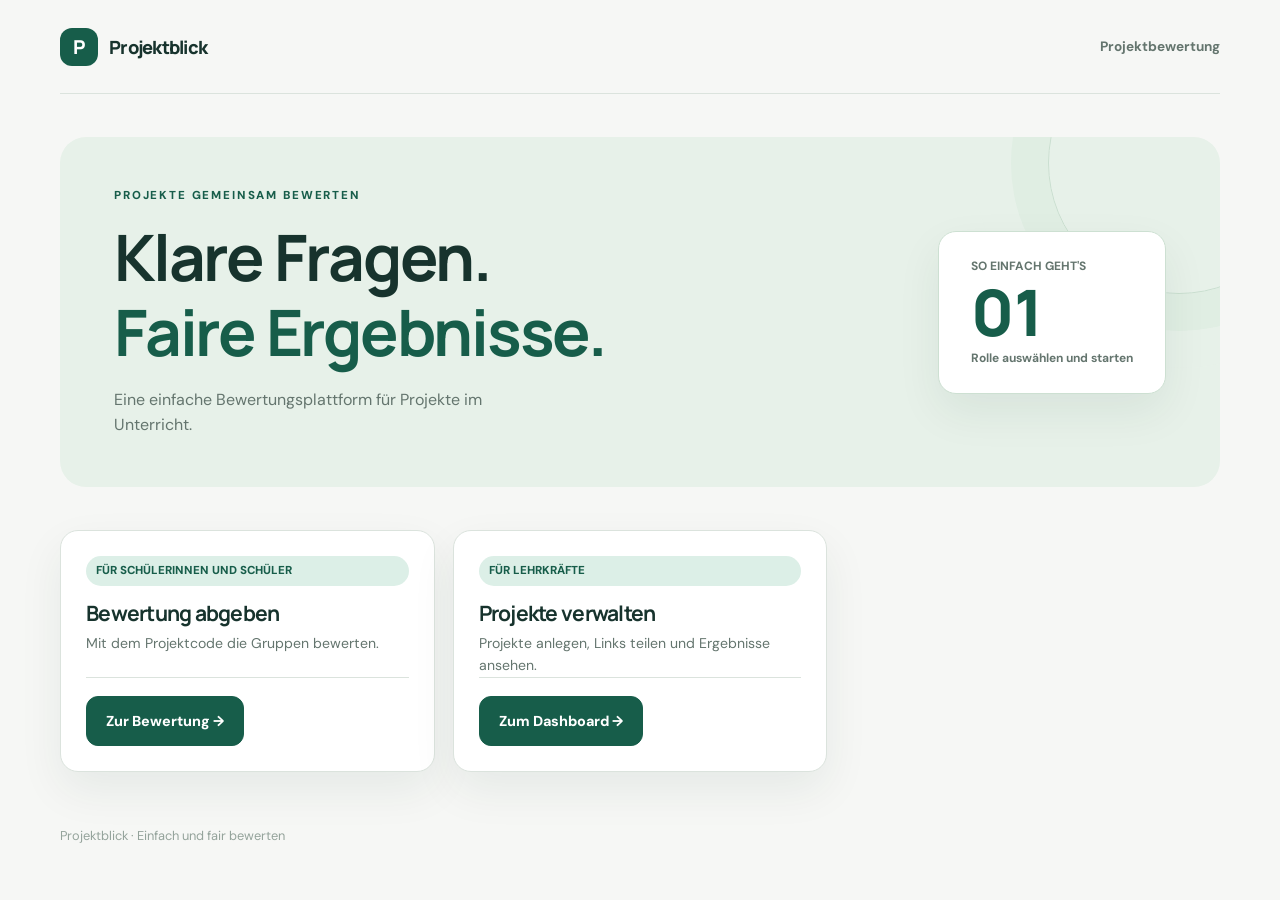
<file: index.html>
<!doctype html>
<html lang="de">
<head>
  <meta charset="utf-8"><meta name="viewport" content="width=device-width, initial-scale=1">
  <meta name="theme-color" content="#f6f7f5">
  <title>Projektblick · Projekte gemeinsam bewerten</title>
  <link rel="stylesheet" href="style.css">
</head>
<body>
  <header class="site-header wrap"><a class="brand" href="index.html"><span class="brand-mark">P</span><span>Projektblick</span></a><span class="header-note">Projektbewertung</span></header>
  <main class="wrap">
    <div class="hero"><div><div class="eyebrow">PROJEKTE GEMEINSAM BEWERTEN</div><h1>Klare Fragen.<br><em>Faire Ergebnisse.</em></h1><p>Eine einfache Bewertungsplattform für Projekte im Unterricht.</p></div><div class="hero-tile"><span>SO EINFACH GEHT'S</span><strong>01</strong><span>Rolle auswählen und starten</span></div></div>
    <div class="project-grid">
      <article class="project-card"><span class="badge">FÜR SCHÜLERINNEN UND SCHÜLER</span><h3>Bewertung abgeben</h3><p>Mit dem Projektcode die Gruppen bewerten.</p><div class="project-card-footer"><a class="button" href="student.html">Zur Bewertung →</a></div></article>
      <article class="project-card"><span class="badge">FÜR LEHRKRÄFTE</span><h3>Projekte verwalten</h3><p>Projekte anlegen, Links teilen und Ergebnisse ansehen.</p><div class="project-card-footer"><a class="button" href="teacher.html">Zum Dashboard →</a></div></article>
    </div>
  </main>
  <footer class="wrap footer">Projektblick · Einfach und fair bewerten</footer>
</body>
</html>
</file>
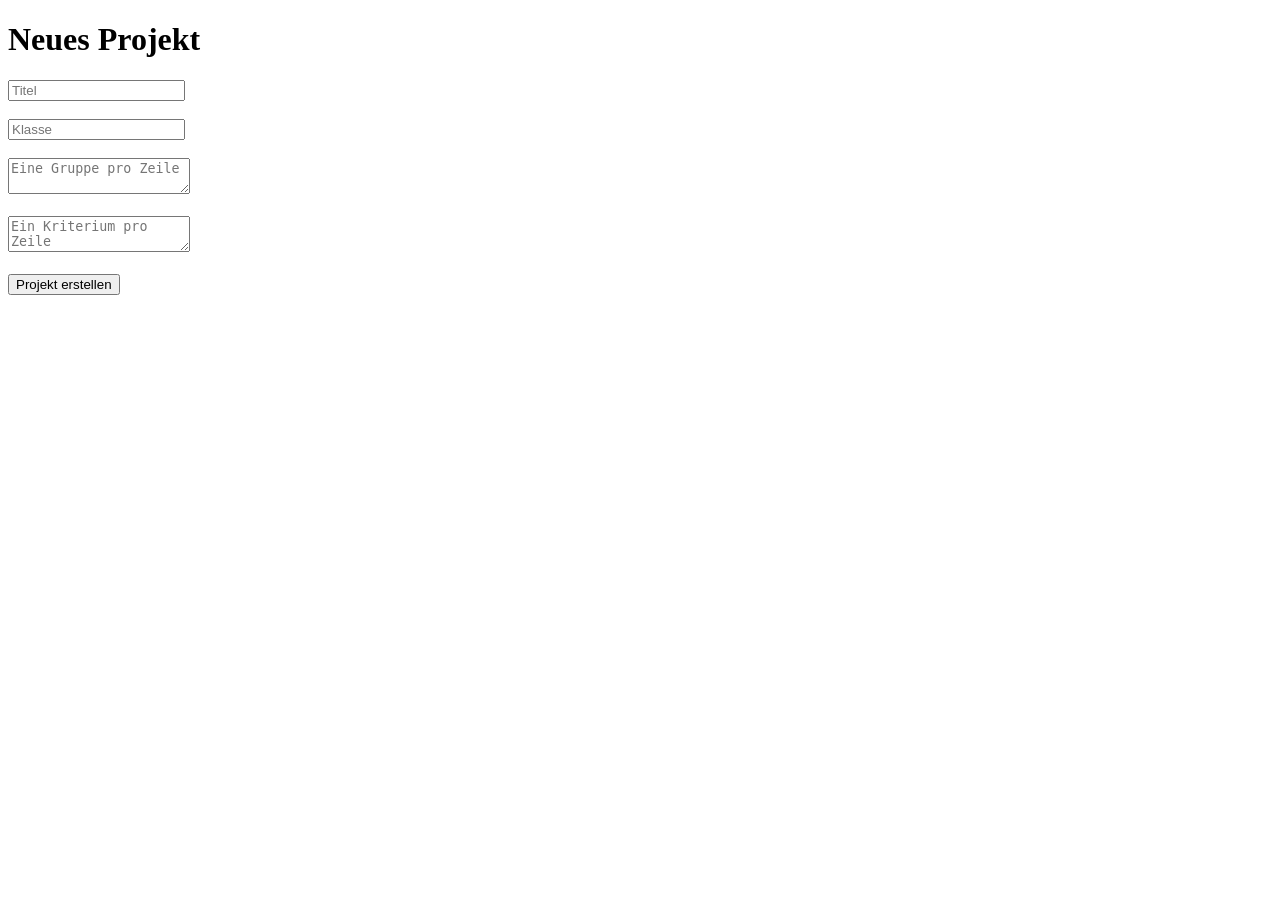
<file: Admin.html>
<!DOCTYPE html>
<html lang="de">
<head>
<meta charset="UTF-8">
<meta name="viewport" content="width=device-width, initial-scale=1.0">
<title>Projekt erstellen</title>
</head>
<body>

<h1>Neues Projekt</h1>

<input id="titel" placeholder="Titel"><br><br>

<input id="klasse" placeholder="Klasse"><br><br>

<textarea id="gruppen" placeholder="Eine Gruppe pro Zeile"></textarea><br><br>

<textarea id="kriterien" placeholder="Ein Kriterium pro Zeile"></textarea><br><br>

<button onclick="erstellen()">Projekt erstellen</button>

<div id="ergebnis"></div>

<script>

const API =
"https://script.google.com/macros/s/AKfycbxeoaj9MlKorhn9-VqiUM3JgK1KwJMWcMv4J9ZPN7vhDAhOqF0_rQNB82e6zZ5aD30e/exec";

async function erstellen() {

  const daten = {
    action: "createProject",
    titel: document.getElementById("titel").value,
    klasse: document.getElementById("klasse").value,
    gruppen: document.getElementById("gruppen").value
      .split("\n")
      .filter(x => x.trim() !== ""),
    kriterien: document.getElementById("kriterien").value
      .split("\n")
      .filter(x => x.trim() !== "")
  };

  const response = await fetch(API,{
    method:"POST",
    body:JSON.stringify(daten)
  });

  const result = await response.json();

  document.getElementById("ergebnis").innerHTML =
    "<h2>Code: " + result.code + "</h2>";
}

</script>

</body>
</html>
</file>
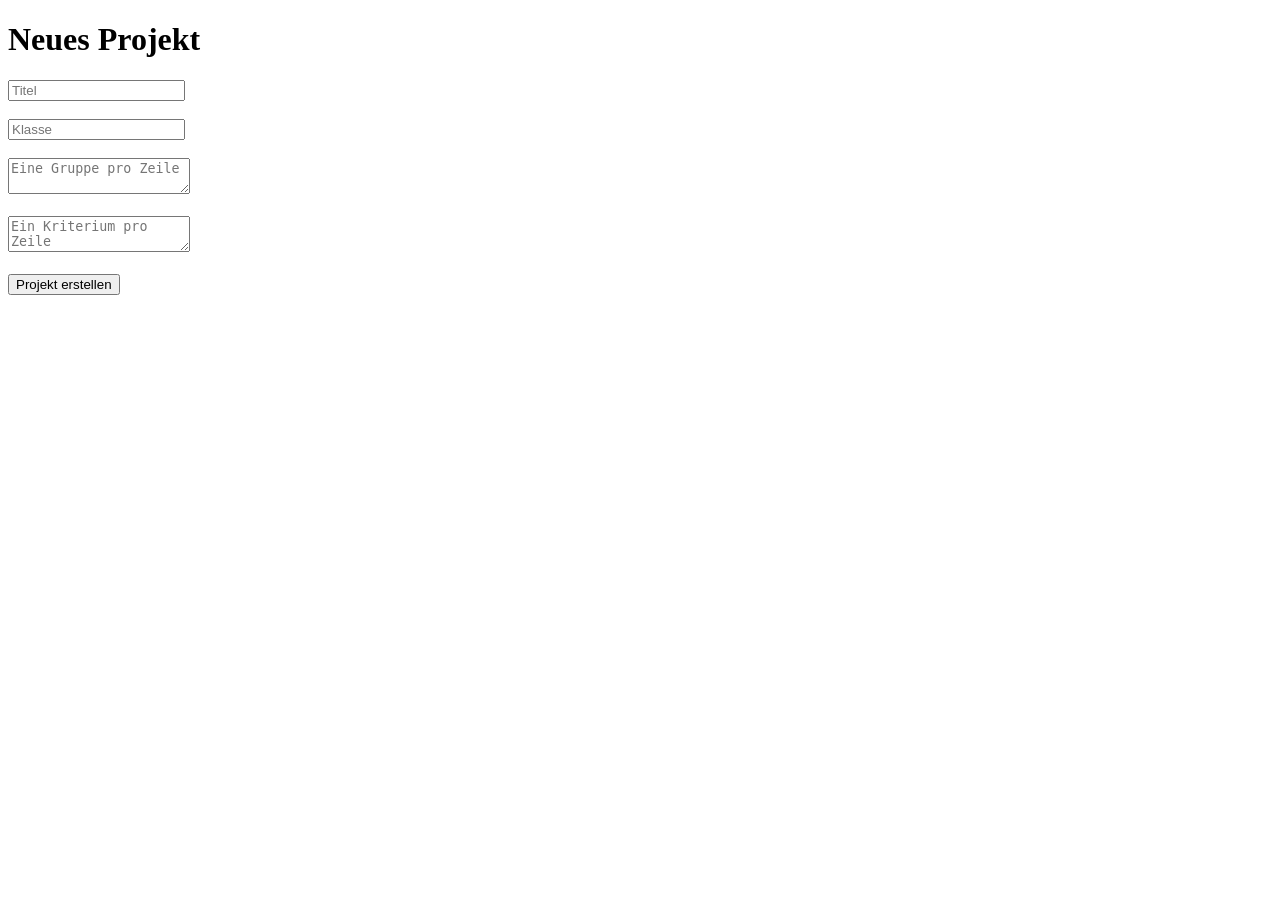
<file: admin.html>
<!DOCTYPE html>
<html lang="de">
<head>
<meta charset="UTF-8">
<meta name="viewport" content="width=device-width, initial-scale=1.0">
<title>Projekt erstellen</title>
</head>
<body>

<h1>Neues Projekt</h1>

<input id="titel" placeholder="Titel"><br><br>

<input id="klasse" placeholder="Klasse"><br><br>

<textarea id="gruppen" placeholder="Eine Gruppe pro Zeile"></textarea><br><br>

<textarea id="kriterien" placeholder="Ein Kriterium pro Zeile"></textarea><br><br>

<button onclick="erstellen()">Projekt erstellen</button>

<div id="ergebnis"></div>

<script>

const API =
"https://script.google.com/macros/s/AKfycbxeoaj9MlKorhn9-VqiUM3JgK1KwJMWcMv4J9ZPN7vhDAhOqF0_rQNB82e6zZ5aD30e/exec";

async function erstellen() {

  const daten = {
    action: "createProject",
    titel: document.getElementById("titel").value,
    klasse: document.getElementById("klasse").value,
    gruppen: document.getElementById("gruppen").value
      .split("\n")
      .filter(x => x.trim() !== ""),
    kriterien: document.getElementById("kriterien").value
      .split("\n")
      .filter(x => x.trim() !== "")
  };

  const response = await fetch(API,{
    method:"POST",
    body:JSON.stringify(daten)
  });

  const result = await response.json();

  document.getElementById("ergebnis").innerHTML =
    "<h2>Code: " + result.code + "</h2>";
}

</script>

</body>
</html>
</file>
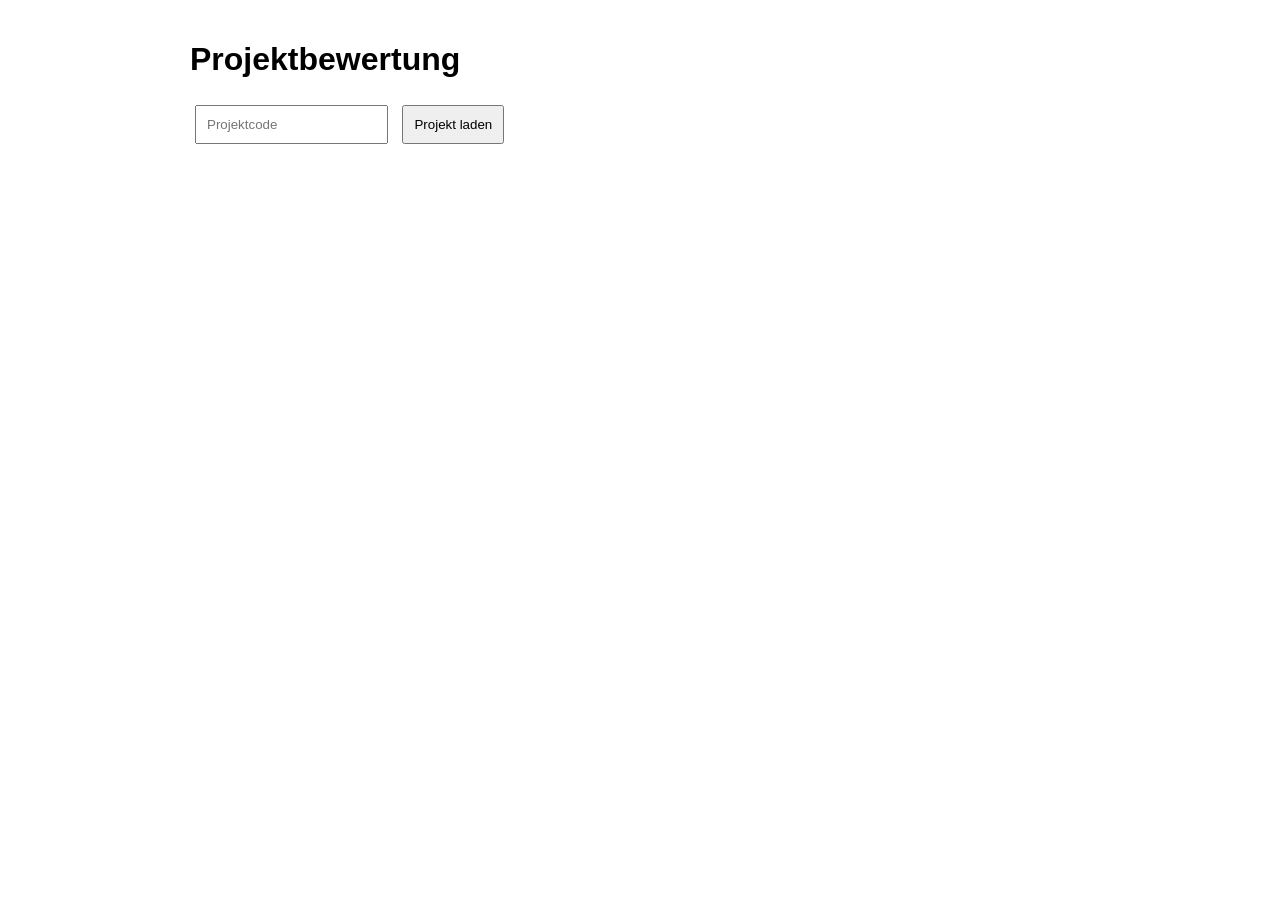
<file: Schüler.html>
<!DOCTYPE html>
<html lang="de">
<head>
<meta charset="UTF-8">
<meta name="viewport" content="width=device-width, initial-scale=1.0">
<title>Bewertung</title>

<style>
body{
    font-family:Arial,sans-serif;
    max-width:900px;
    margin:auto;
    padding:20px;
}

input,button{
    padding:10px;
    margin:5px;
}

.gruppe{
    border:1px solid #ddd;
    padding:15px;
    margin-top:15px;
    border-radius:10px;
}
</style>

</head>
<body>

<h1>Projektbewertung</h1>

<div id="start">

    <input id="code" placeholder="Projektcode">

    <button onclick="laden()">
        Projekt laden
    </button>

</div>

<div id="projekt"></div>

<script>

const API =
"https://script.google.com/macros/s/AKfycbxeoaj9MlKorhn9-VqiUM3JgK1KwJMWcMv4J9ZPN7vhDAhOqF0_rQNB82e6zZ5aD30e/exec";

let aktuellesProjekt = null;

async function laden(){

    const response = await fetch(API,{
        method:"POST",
        body:JSON.stringify({
            action:"getProject",
            code:document.getElementById("code").value
        })
    });

    const projekt = await response.json();

    aktuellesProjekt = projekt;

    anzeigen(projekt);
}

function anzeigen(projekt){

    let html = `
        <h2>${projekt.titel}</h2>
        <p>Klasse: ${projekt.klasse}</p>

        <input id="schueler"
               placeholder="Dein Name">

        <hr>
    `;

    projekt.gruppen.forEach(gruppe=>{

        html += `<div class="gruppe">`;

        html += `<h3>${gruppe}</h3>`;

        projekt.kriterien.forEach(kriterium=>{

            html += `
                <label>
                    ${kriterium}
                </label>

                <input
                    type="number"
                    min="1"
                    max="10"
                    id="${gruppe}_${kriterium}"
                >

                <br><br>
            `;
        });

        html += `</div>`;
    });

    html += `
        <button onclick="absenden()">
            Bewertung absenden
        </button>
    `;

    document.getElementById("projekt").innerHTML = html;
}

async function absenden(){

    const bewertung = {};

    aktuellesProjekt.gruppen.forEach(gruppe=>{

        bewertung[gruppe] = {};

        aktuellesProjekt.kriterien.forEach(kriterium=>{

            bewertung[gruppe][kriterium] =
                document.getElementById(
                    gruppe + "_" + kriterium
                ).value;
        });
    });

    await fetch(API,{
        method:"POST",
        body:JSON.stringify({
            projektCode: aktuellesProjekt.code,
            schueler:
                document.getElementById("schueler").value,
            bewertung: bewertung
        })
    });

    alert("Bewertung gespeichert");
}

const params = new URLSearchParams(window.location.search);
const codeAusUrl = params.get("code");

if(codeAusUrl){
    document.getElementById("code").value = codeAusUrl;
    laden();
}

</script>

</body>
</html>
</file>
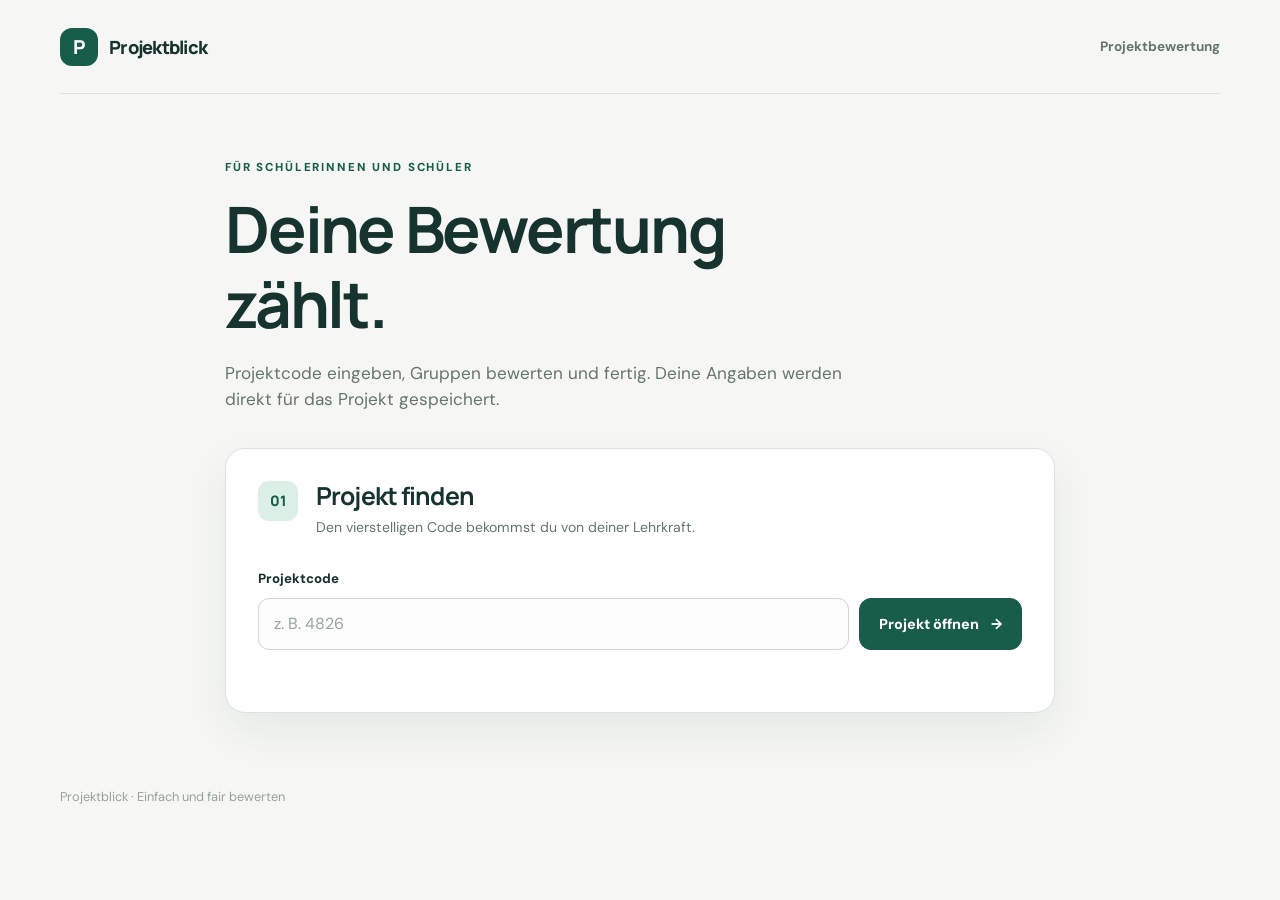
<file: student.html>
<!doctype html>
<html lang="de">
<head>
  <meta charset="utf-8"><meta name="viewport" content="width=device-width, initial-scale=1">
  <meta name="theme-color" content="#f6f7f5">
  <title>Bewertung abgeben · Projektblick</title>
  <link rel="stylesheet" href="style.css">
  <script src="config.js" defer></script><script src="student.js" defer></script>
</head>
<body>
  <header class="site-header wrap"><a class="brand" href="student.html"><span class="brand-mark">P</span><span>Projektblick</span></a><span class="header-note">Projektbewertung</span></header>
  <main class="wrap student-layout">
    <div class="intro"><div class="eyebrow">FÜR SCHÜLERINNEN UND SCHÜLER</div><h1>Deine Bewertung zählt.</h1><p>Projektcode eingeben, Gruppen bewerten und fertig. Deine Angaben werden direkt für das Projekt gespeichert.</p></div>
    <section class="panel" id="lookup-panel" aria-labelledby="lookup-title">
      <div class="section-heading"><span class="step">01</span><div><h2 id="lookup-title">Projekt finden</h2><p>Den vierstelligen Code bekommst du von deiner Lehrkraft.</p></div></div>
      <form id="lookup-form"><label for="project-code">Projektcode</label><div class="input-action"><input id="project-code" inputmode="numeric" pattern="[0-9]{4}" maxlength="4" autocomplete="off" placeholder="z. B. 4826" required><button type="submit" id="lookup-button" class="button">Projekt öffnen <span aria-hidden="true">→</span></button></div></form>
      <p class="message" id="lookup-message" role="status" aria-live="polite"></p>
    </section>
    <section class="panel hidden" id="rating-panel" aria-labelledby="rating-title">
      <div class="section-heading"><span class="step">02</span><div><div class="eyebrow" id="project-class"></div><h2 id="rating-title"></h2><p>Bewerte jede Gruppe von 0 bis 10 Punkten pro Kriterium.</p></div></div>
      <form id="rating-form"><label for="student-name">Dein Name</label><input id="student-name" maxlength="80" autocomplete="name" placeholder="Vor- und Nachname" required><div id="rating-groups"></div><p class="message" id="rating-message" role="status" aria-live="polite"></p><div class="form-footer"><p>0 = trifft nicht zu · 10 = trifft vollständig zu</p><button class="button" type="submit" id="submit-button">Bewertung absenden <span aria-hidden="true">→</span></button></div></form>
    </section>
    <section class="panel success-panel hidden" id="success-panel" aria-live="polite"><div class="success-icon">✓</div><h2>Danke für deine Bewertung!</h2><p>Deine Antworten wurden gespeichert.</p><a class="button button-secondary" href="student.html">Weiteres Projekt bewerten</a></section>
  </main>
  <footer class="wrap footer">Projektblick · Einfach und fair bewerten</footer>
</body>
</html>
</file>
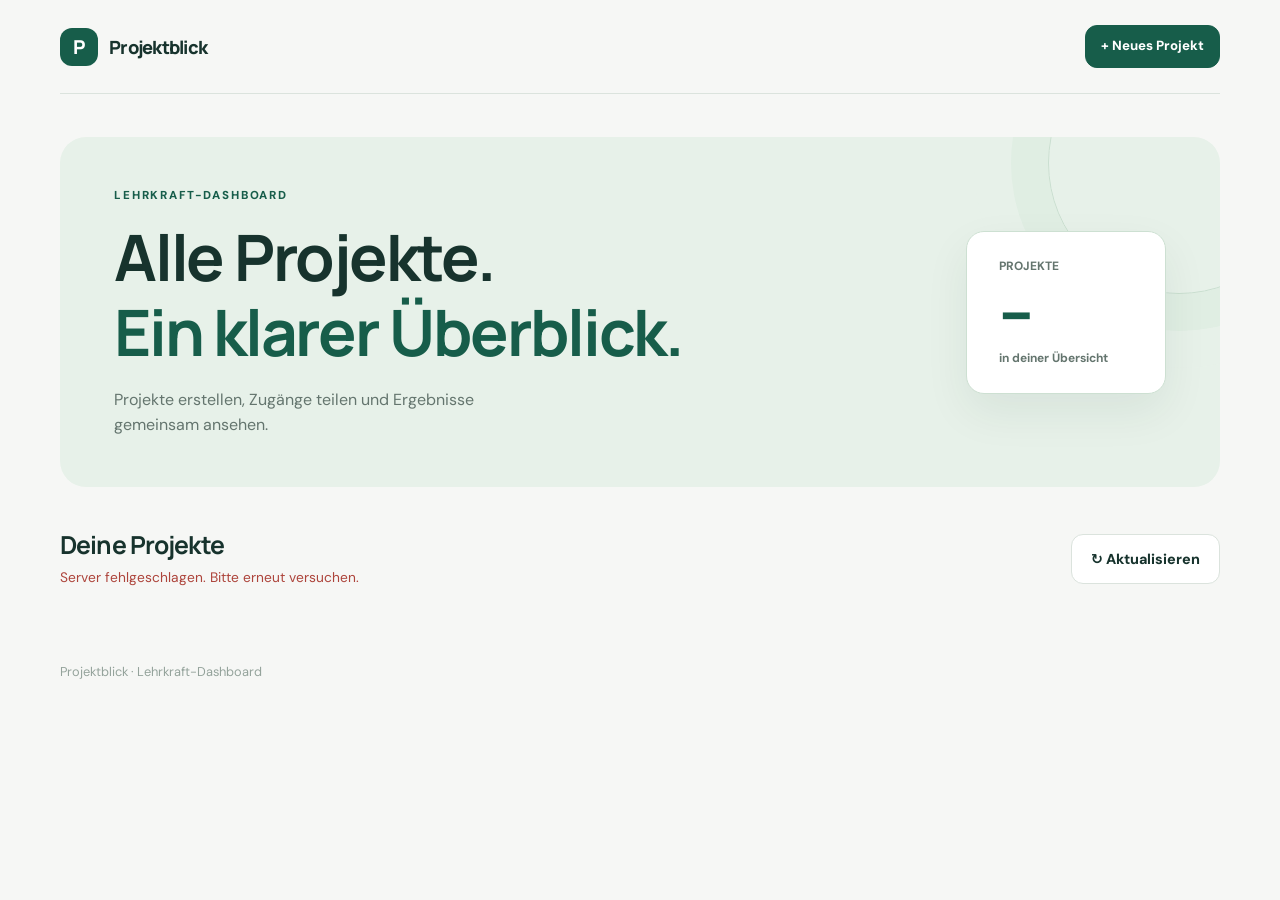
<file: teacher.html>
<!doctype html>
<html lang="de">
<head>
  <meta charset="utf-8"><meta name="viewport" content="width=device-width, initial-scale=1">
  <meta name="theme-color" content="#f6f7f5">
  <title>Lehrkraft-Dashboard · Projektblick</title>
  <link rel="stylesheet" href="style.css">
  <script src="config.js" defer></script><script src="vendor/qrcode.min.js" defer></script><script src="teacher.js" defer></script>
</head>
<body>
  <header class="site-header wrap"><a class="brand" href="teacher.html"><span class="brand-mark">P</span><span>Projektblick</span></a><nav class="header-nav"><button id="new-project-top" class="button button-small">+ Neues Projekt</button></nav></header>
  <main class="wrap">
    <section id="dashboard-view">
      <div class="hero"><div><div class="eyebrow">LEHRKRAFT-DASHBOARD</div><h1>Alle Projekte.<br><em>Ein klarer Überblick.</em></h1><p>Projekte erstellen, Zugänge teilen und Ergebnisse gemeinsam ansehen.</p></div><div class="hero-tile"><span>PROJEKTE</span><strong id="project-count">–</strong><span>in deiner Übersicht</span></div></div>
      <div class="toolbar"><div><h2>Deine Projekte</h2><p id="dashboard-status" role="status" aria-live="polite">Projekte werden geladen …</p></div><button id="refresh-button" class="button button-secondary">↻ Aktualisieren</button></div>
      <div id="project-grid" class="project-grid"></div>
    </section>
    <section id="create-view" class="hidden">
      <button class="text-button back-button" data-view="dashboard">← Zur Übersicht</button>
      <div class="page-heading"><div class="eyebrow">NEUES PROJEKT</div><h1>Was wird bewertet?</h1><p>Lege Gruppen und Kriterien fest. Danach erhältst du einen Projektcode und einen Link.</p></div>
      <form id="create-form" class="panel form-panel">
        <div class="field-grid"><div><label for="project-title">Projekttitel</label><input id="project-title" maxlength="100" placeholder="z. B. Nachhaltige Stadt" required></div><div><label for="project-class">Klasse</label><input id="project-class" maxlength="40" placeholder="z. B. 8b" required></div></div>
        <div class="list-section"><div class="list-heading"><div><h2>Gruppen</h2><p>Wen sollen die Schülerinnen und Schüler bewerten?</p></div><button id="add-group" type="button" class="button button-secondary button-small">+ Gruppe</button></div><div id="group-fields" class="dynamic-fields"></div></div>
        <div class="list-section"><div class="list-heading"><div><h2>Kriterien</h2><p>Was zählt bei der Bewertung?</p></div><button id="add-criterion" type="button" class="button button-secondary button-small">+ Kriterium</button></div><div id="criterion-fields" class="dynamic-fields"></div></div>
        <p class="message" id="create-message" role="status" aria-live="polite"></p>
        <div class="form-footer"><button type="button" class="button button-secondary" data-view="dashboard">Abbrechen</button><button type="submit" class="button" id="create-button">Projekt erstellen →</button></div>
      </form>
    </section>
    <section id="detail-view" class="hidden">
      <button class="text-button back-button" data-view="dashboard">← Zur Übersicht</button>
      <div class="detail-top"><div><div class="eyebrow" id="detail-class"></div><h1 id="detail-title"></h1><p>Projektcode <strong id="detail-code"></strong></p></div><div class="detail-actions"><button id="copy-detail-link" class="button button-secondary">Link kopieren</button><button id="qr-detail-link" class="button button-secondary">QR-Code</button><button id="present-button" class="button">Ergebnisse zeigen →</button></div></div>
      <div class="metrics"><div class="metric"><span>Bewertungen</span><strong id="rating-count">0</strong></div><div class="metric"><span>Gruppen</span><strong id="group-count">0</strong></div><div class="metric"><span>Kriterien</span><strong id="criterion-count">0</strong></div></div>
      <div class="panel"><div class="list-heading"><div><h2>Abgegebene Bewertungen</h2><p>Wähle einen Namen, um die Einzelwerte zu sehen.</p></div><button id="refresh-detail" class="button button-secondary button-small">↻ Aktualisieren</button></div><p class="message" id="detail-message" role="status" aria-live="polite"></p><div class="table-scroll"><table><thead><tr><th>Name</th><th>Zeitpunkt</th><th>Aktionen</th></tr></thead><tbody id="rating-rows"></tbody></table></div></div>
      <button id="delete-project" class="text-button danger-link">Projekt und alle Bewertungen löschen</button>
    </section>
    <section id="presentation-view" class="hidden"><button class="text-button back-button" data-view="detail">← Projektdetails</button><div class="page-heading"><div class="eyebrow" id="presentation-class"></div><h1 id="presentation-title"></h1><p>Vergleiche die Ergebnisse und wähle eine Gruppe für die Einzelheiten.</p></div><div id="presentation-content"></div></section>
  </main>
  <dialog id="app-dialog"><div class="dialog-content"><button id="dialog-close" class="dialog-close" aria-label="Schließen">×</button><div class="eyebrow" id="dialog-kicker"></div><h2 id="dialog-title"></h2><div id="dialog-body"></div><div id="dialog-actions" class="dialog-actions"></div></div></dialog>
  <div id="toast" class="toast" role="status" aria-live="polite"></div>
  <footer class="wrap footer">Projektblick · Lehrkraft-Dashboard</footer>
</body>
</html>
</file>
<file: style.css>
@import url('https://fonts.googleapis.com/css2?family=DM+Sans:wght@400;500;600;700&family=Manrope:wght@400;500;600;700;800&display=swap');
:root{--ink:#17332d;--muted:#64756e;--line:#dbe3dd;--paper:#f6f7f5;--white:#fff;--green:#175d4a;--green-dark:#0d4838;--mint:#dcefe7;--orange:#f0a46c;--red:#ad443b;--shadow:0 18px 45px rgba(21,57,46,.07)}
*{box-sizing:border-box}html{scroll-behavior:smooth}body{margin:0;background:var(--paper);color:var(--ink);font:16px/1.55 'DM Sans',system-ui,sans-serif}button,input{font:inherit}button{cursor:pointer}a{color:inherit}h1,h2,h3,p{margin-top:0}h1,h2,h3{font-family:Manrope,system-ui,sans-serif;line-height:1.18;letter-spacing:-.035em}h1{font-size:clamp(2.4rem,5vw,4.7rem);margin-bottom:18px}h2{font-size:1.55rem;margin-bottom:7px}h3{font-size:1.15rem;margin-bottom:5px}p{color:var(--muted)}.wrap{width:min(1160px,calc(100% - 40px));margin-inline:auto}.hidden{display:none!important}.eyebrow{font-size:.72rem;font-weight:800;letter-spacing:.16em;color:var(--green);margin-bottom:14px}.site-header{height:94px;display:flex;align-items:center;justify-content:space-between;border-bottom:1px solid var(--line)}.brand{display:inline-flex;align-items:center;gap:11px;text-decoration:none;font:800 1.14rem Manrope,sans-serif;letter-spacing:-.04em}.brand-mark{display:grid;place-items:center;width:38px;height:38px;border-radius:12px;background:var(--green);color:#fff;font-size:1.2rem}.header-nav{display:flex;align-items:center;gap:26px}.header-nav>a{text-decoration:none;color:var(--muted);font-size:.9rem;font-weight:700}.header-nav>a:hover,.text-button:hover{color:var(--green)}.header-note{font-size:.85rem;color:var(--muted);font-weight:700}.button{border:1px solid var(--green);background:var(--green);color:#fff;border-radius:12px;padding:13px 19px;font-size:.9rem;font-weight:800;display:inline-flex;gap:12px;align-items:center;justify-content:center;text-decoration:none;white-space:nowrap;transition:.18s ease}.button:hover{background:var(--green-dark);transform:translateY(-1px)}.button:disabled{cursor:wait;opacity:.55;transform:none}.button-secondary{background:var(--white);border-color:var(--line);color:var(--ink)}.button-secondary:hover{background:var(--mint)}.button-small{padding:10px 15px;font-size:.83rem}.button-danger{background:var(--red);border-color:var(--red)}.button-danger:hover{background:#8c3028}.text-button{border:0;background:none;padding:0;color:var(--muted);font-weight:800}.back-button{margin:35px 0 31px}.danger-link{color:var(--red);margin:22px 0}.panel{background:var(--white);border:1px solid var(--line);border-radius:20px;padding:32px;box-shadow:var(--shadow)}.footer{padding:54px 0 28px;font-size:.8rem;color:#94a39b}.hero{min-height:315px;margin:43px 0 43px;padding:50px 54px;background:#e7f1e9;border-radius:26px;display:flex;align-items:center;justify-content:space-between;gap:35px;overflow:hidden;position:relative}.hero:before{content:"";position:absolute;width:260px;height:260px;border:1px solid #cadfd0;border-radius:50%;right:-90px;top:-105px;box-shadow:0 0 0 37px #e0eee3,0 0 0 74px #e7f1e9}.hero>*{position:relative}.hero h1{margin-bottom:18px}.hero em{font-style:normal;color:var(--green)}.hero p{max-width:430px;margin:0}.hero-tile{background:var(--white);border:1px solid #cde0d2;border-radius:18px;padding:25px 32px;min-width:200px;box-shadow:var(--shadow);display:flex;flex-direction:column;gap:5px}.hero-tile span{font-size:.75rem;color:var(--muted);font-weight:700}.hero-tile strong{font:800 4rem/1 Manrope,sans-serif;color:var(--green)}.toolbar,.list-heading,.form-footer,.detail-top{display:flex;justify-content:space-between;align-items:center;gap:18px}.toolbar{margin-bottom:20px}.toolbar p,.list-heading p{margin:0;font-size:.86rem}.project-grid{display:grid;grid-template-columns:repeat(auto-fill,minmax(280px,1fr));gap:18px}.project-card{background:#fff;border:1px solid var(--line);border-radius:18px;padding:25px;box-shadow:var(--shadow);display:flex;flex-direction:column;min-height:230px}.project-card h3{font-size:1.32rem;margin:15px 0 7px}.project-card p{font-size:.88rem;margin:0}.project-card-footer{display:flex;justify-content:space-between;align-items:center;gap:12px;border-top:1px solid var(--line);margin-top:auto;padding-top:18px}.badge{font-size:.72rem;font-weight:800;color:var(--green);background:var(--mint);border-radius:100px;padding:6px 10px;display:inline-block}.code{font:800 .98rem Manrope,sans-serif;letter-spacing:.13em;color:var(--green)}.empty-state{grid-column:1/-1;text-align:center;padding:65px 25px;border:1px dashed #bdd1c3;border-radius:20px;background:#f9fbf9}.empty-state .symbol{font-size:2.6rem;color:var(--green)}.page-heading{margin:0 0 30px}.page-heading h1{margin-bottom:10px}.page-heading p{margin:0}.form-panel{max-width:860px}.field-grid{display:grid;grid-template-columns:2fr 1fr;gap:18px}label{display:block;font-size:.83rem;font-weight:800;margin:0 0 8px}input:not([type=range]){width:100%;background:#fbfcfb;border:1px solid #ccd9d0;color:var(--ink);border-radius:11px;padding:13px 15px;outline:none}input:focus-visible,button:focus-visible,a:focus-visible{outline:3px solid #9bcdb4;outline-offset:2px}input::placeholder{color:#96a69c}.list-section{padding-top:30px;margin-top:30px;border-top:1px solid var(--line)}.dynamic-fields{display:grid;gap:10px;margin-top:20px}.dynamic-row{display:flex;gap:10px}.icon-button{background:#f5f7f4;border:1px solid var(--line);border-radius:10px;min-width:47px;color:var(--muted);font-weight:800}.icon-button:hover{color:var(--red);background:#fff4f2}.form-footer{border-top:1px solid var(--line);padding-top:25px;margin-top:30px}.form-footer p{font-size:.78rem;margin:0}.message{min-height:1.2em;margin:13px 0 0;font-size:.87rem}.message.error{color:var(--red)}.message.ok{color:var(--green)}.detail-top{margin-bottom:26px;align-items:end}.detail-top h1{margin-bottom:8px}.detail-top p{margin-bottom:0}.detail-actions{display:flex;gap:9px}.metrics{display:grid;grid-template-columns:repeat(3,1fr);gap:15px;margin:25px 0}.metric{padding:21px 24px;background:#e7f1e9;border-radius:16px;display:flex;flex-direction:column}.metric span{font-size:.8rem;color:var(--muted);font-weight:700}.metric strong{font:800 2.3rem Manrope,sans-serif;color:var(--green)}.table-scroll{overflow:auto}table{border-collapse:collapse;width:100%;min-width:540px}th{text-align:left;font-size:.72rem;letter-spacing:.08em;text-transform:uppercase;color:var(--muted);padding:14px 8px;border-bottom:1px solid var(--line)}td{padding:16px 8px;border-bottom:1px solid var(--line);font-size:.9rem}td:last-child{text-align:right}.table-actions{display:flex;justify-content:flex-end;gap:10px}.table-actions button{border:0;background:none;color:var(--green);font-size:.85rem;font-weight:800}.table-actions button.danger{color:var(--red)}.student-layout{max-width:830px;padding-top:65px}.intro{max-width:620px;margin-bottom:35px}.intro p{font-size:1.07rem}.student-layout .panel{margin-bottom:20px}.section-heading{display:flex;gap:18px;align-items:start;margin-bottom:30px}.section-heading p{font-size:.88rem;margin:0}.section-heading .eyebrow{margin-bottom:7px}.step{display:grid;place-items:center;flex:none;background:var(--mint);color:var(--green);border-radius:11px;width:40px;height:40px;font:800 .9rem Manrope,sans-serif}.input-action{display:flex;gap:10px}.input-action input{flex:1}.rating-group{border-top:1px solid var(--line);padding:25px 0 3px;margin-top:26px}.rating-group h3{margin-bottom:18px}.rating-row{display:grid;grid-template-columns:minmax(135px,1fr) minmax(150px,2fr) 38px;gap:15px;align-items:center;margin:14px 0}.rating-row label{margin:0;font-weight:600}.rating-row output{text-align:right;font-weight:800;color:var(--green)}input[type=range]{width:100%;accent-color:var(--green)}.success-panel{text-align:center;padding:55px 30px!important}.success-icon{background:var(--mint);color:var(--green);width:62px;height:62px;display:grid;place-items:center;font-size:1.9rem;border-radius:50%;margin:0 auto 20px}.success-panel p{margin-bottom:25px}.ranking-grid{display:grid;grid-template-columns:1fr 1fr;gap:18px}.ranking-card,.chart-card{background:#fff;border:1px solid var(--line);border-radius:18px;padding:27px;box-shadow:var(--shadow)}.rank-row{display:flex;align-items:center;gap:12px;border-top:1px solid var(--line);padding:13px 0}.rank-row:first-of-type{border-top:0}.rank-row strong:last-child{margin-left:auto;color:var(--green)}.rank-number{color:var(--muted);font-size:.8rem;font-weight:800;width:25px}.bar-row{margin:16px 0}.bar-label{display:flex;justify-content:space-between;font-size:.84rem;margin-bottom:7px}.bar-track{height:10px;border-radius:20px;background:#e5eee8;overflow:hidden}.bar-fill{height:100%;border-radius:20px;background:var(--green)}dialog{border:0;border-radius:20px;padding:0;width:min(480px,calc(100% - 32px));box-shadow:0 30px 80px #16392d44;color:var(--ink)}dialog::backdrop{background:#0c2c2390}.dialog-content{padding:30px;position:relative}.dialog-close{position:absolute;right:20px;top:16px;background:none;border:0;font-size:1.6rem;color:var(--muted)}.dialog-content h2{margin-right:30px}.dialog-actions{display:flex;gap:9px;justify-content:flex-end;margin-top:25px;flex-wrap:wrap}.dialog-actions .button{font-size:.82rem}.dialog-list{list-style:none;padding:0;margin:18px 0}.dialog-list li{display:flex;justify-content:space-between;padding:9px 0;border-bottom:1px solid var(--line);gap:15px}.dialog-list li strong{color:var(--green)}.toast{position:fixed;left:50%;bottom:20px;transform:translate(-50%,20px);background:var(--ink);color:#fff;border-radius:11px;padding:12px 20px;opacity:0;pointer-events:none;transition:.2s;z-index:10}.toast.visible{opacity:1;transform:translate(-50%,0)}
@media(max-width:700px){.wrap{width:min(100% - 30px,1160px)}.site-header{height:73px}.header-nav{gap:12px}.header-nav>a{display:none}.hero{margin:22px 0 32px;padding:35px 27px;display:block}.hero-tile{display:none}.toolbar,.list-heading,.detail-top{align-items:start}.toolbar .button{font-size:0;padding:10px}.toolbar .button::first-letter{font-size:1rem}.field-grid,.metrics,.ranking-grid{grid-template-columns:1fr}.metrics{gap:9px}.metric{padding:15px 20px}.metric strong{font-size:1.7rem}.detail-top{display:block}.detail-actions{margin-top:18px}.panel{padding:22px}.student-layout{padding-top:42px}.input-action{flex-direction:column}.input-action .button{width:100%}.rating-row{grid-template-columns:1fr 38px;gap:6px}.rating-row label{grid-column:1/-1}.form-footer{align-items:stretch;flex-wrap:wrap}.form-footer .button{width:100%}}
@media(prefers-reduced-motion:reduce){*,*:before,*:after{scroll-behavior:auto!important;transition:none!important}}
.card-actions{display:flex;gap:8px;flex-wrap:wrap;justify-content:flex-end}.detail-actions{flex-wrap:wrap}.qr-share{display:grid;justify-items:center;gap:16px;padding:12px 0}.qr-canvas{width:196px;min-height:196px;padding:8px;background:#fff;border:1px solid var(--line);border-radius:12px;display:grid;place-items:center}.qr-canvas img,.qr-canvas canvas{max-width:100%}.share-url{font-size:.76rem;color:var(--muted);overflow-wrap:anywhere;text-align:center;max-width:100%}
.message.pending{display:flex;align-items:center;gap:10px;padding:12px 14px;border-radius:10px;background:var(--mint);font-weight:700}.message.pending:before{content:"";width:15px;height:15px;flex:none;border:2px solid #9ec9b2;border-top-color:var(--green);border-radius:50%;animation:projektblick-spin .8s linear infinite}@keyframes projektblick-spin{to{transform:rotate(360deg)}}@media(prefers-reduced-motion:reduce){.message.pending:before{animation:none}}
.presentation-metrics{display:grid;grid-template-columns:repeat(3,minmax(0,1fr));gap:14px;margin:24px 0 34px}.presentation-metric{min-width:0;padding:22px 24px;background:#e7f1e9;border:1px solid #d4e5d8;border-radius:17px;display:flex;flex-direction:column;gap:6px}.presentation-metric span,.presentation-metric small{font-size:.78rem;color:var(--muted);font-weight:700}.presentation-metric strong{font:800 clamp(1.35rem,3vw,2rem)/1.2 Manrope,system-ui,sans-serif;color:var(--green);overflow-wrap:anywhere}.presentation-groups{margin-bottom:22px}.presentation-groups>p{margin-bottom:18px}.group-result-grid{display:grid;grid-template-columns:repeat(auto-fill,minmax(220px,1fr));gap:13px}.group-result-button{display:flex;flex-direction:column;align-items:stretch;gap:12px;text-align:left;background:#fff;border:1px solid var(--line);border-radius:16px;padding:19px;color:var(--ink);box-shadow:var(--shadow);transition:border-color .18s,transform .18s,background .18s}.group-result-button:hover{border-color:#91b9a0;transform:translateY(-2px)}.group-result-button.selected{background:#eff7f1;border-color:var(--green);box-shadow:0 0 0 2px #175d4a18}.group-result-top{display:flex;align-items:center;justify-content:space-between;gap:10px}.group-result-top .rank-number{width:auto;font-weight:800}.group-result-top strong{font:800 1.04rem Manrope,sans-serif;color:var(--green)}.group-result-name{font:800 1.18rem Manrope,sans-serif;overflow-wrap:anywhere}.group-result-button small{font-size:.77rem;color:var(--muted)}.group-detail-card{margin:23px 0 40px;padding:30px;background:#fff;border:1px solid var(--line);border-radius:20px;box-shadow:var(--shadow)}.group-detail-heading{display:flex;align-items:center;justify-content:space-between;gap:20px;padding-bottom:22px;border-bottom:1px solid var(--line)}.group-detail-heading h2{margin-bottom:6px}.group-detail-heading p{margin:0;font-size:.85rem}.group-detail-score{font:800 1.65rem Manrope,sans-serif;color:var(--green);white-space:nowrap}.criterion-detail-list{display:grid;grid-template-columns:repeat(2,minmax(0,1fr));gap:12px;margin-top:22px}.criterion-detail{padding:17px;background:#f8faf8;border:1px solid #e5ebe6;border-radius:13px}.criterion-detail .bar-label{gap:15px}.criterion-detail .bar-label strong:first-child{overflow-wrap:anywhere}.criterion-detail small{display:block;margin-top:10px;font-size:.75rem;color:var(--muted)}
@media(max-width:700px){.presentation-metrics{grid-template-columns:1fr}.presentation-metric{padding:17px 20px}.criterion-detail-list{grid-template-columns:1fr}.group-detail-card{padding:22px}.group-detail-heading{align-items:flex-start}.group-detail-score{font-size:1.25rem}}
</file>
